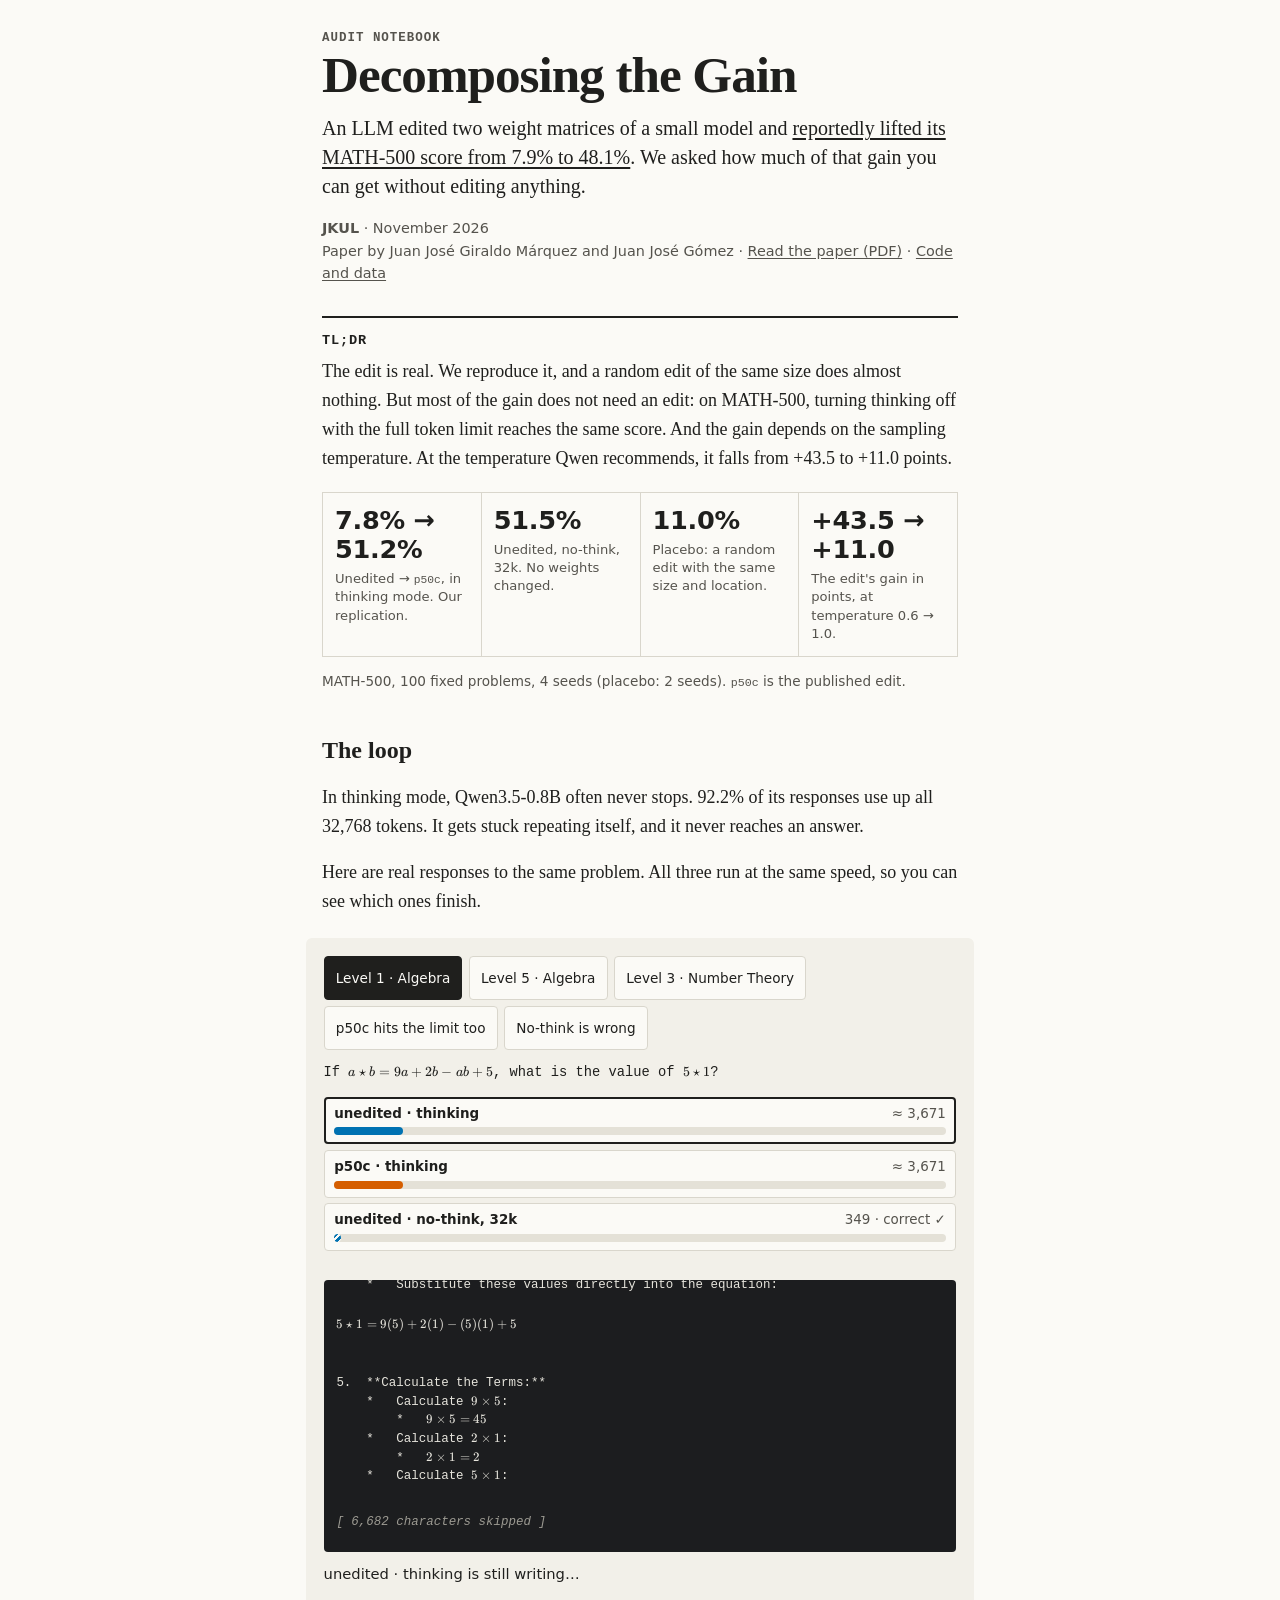
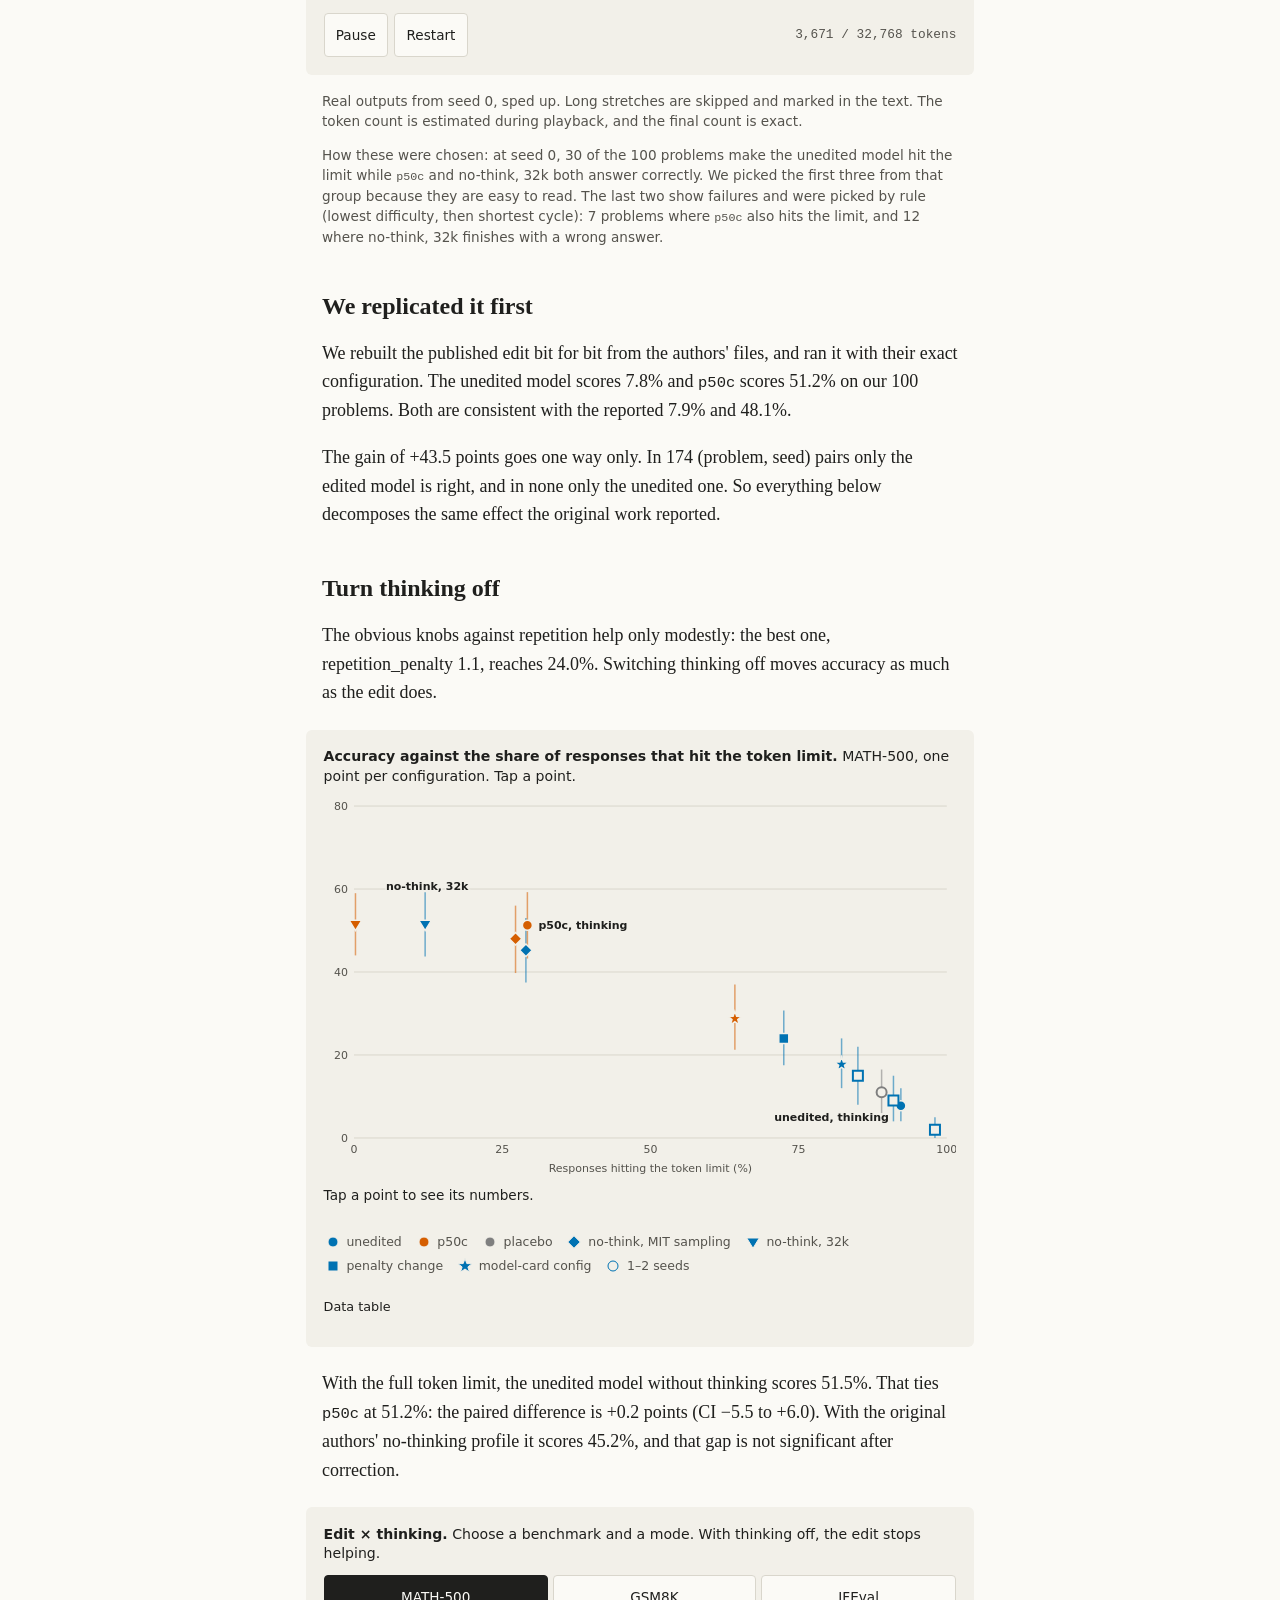
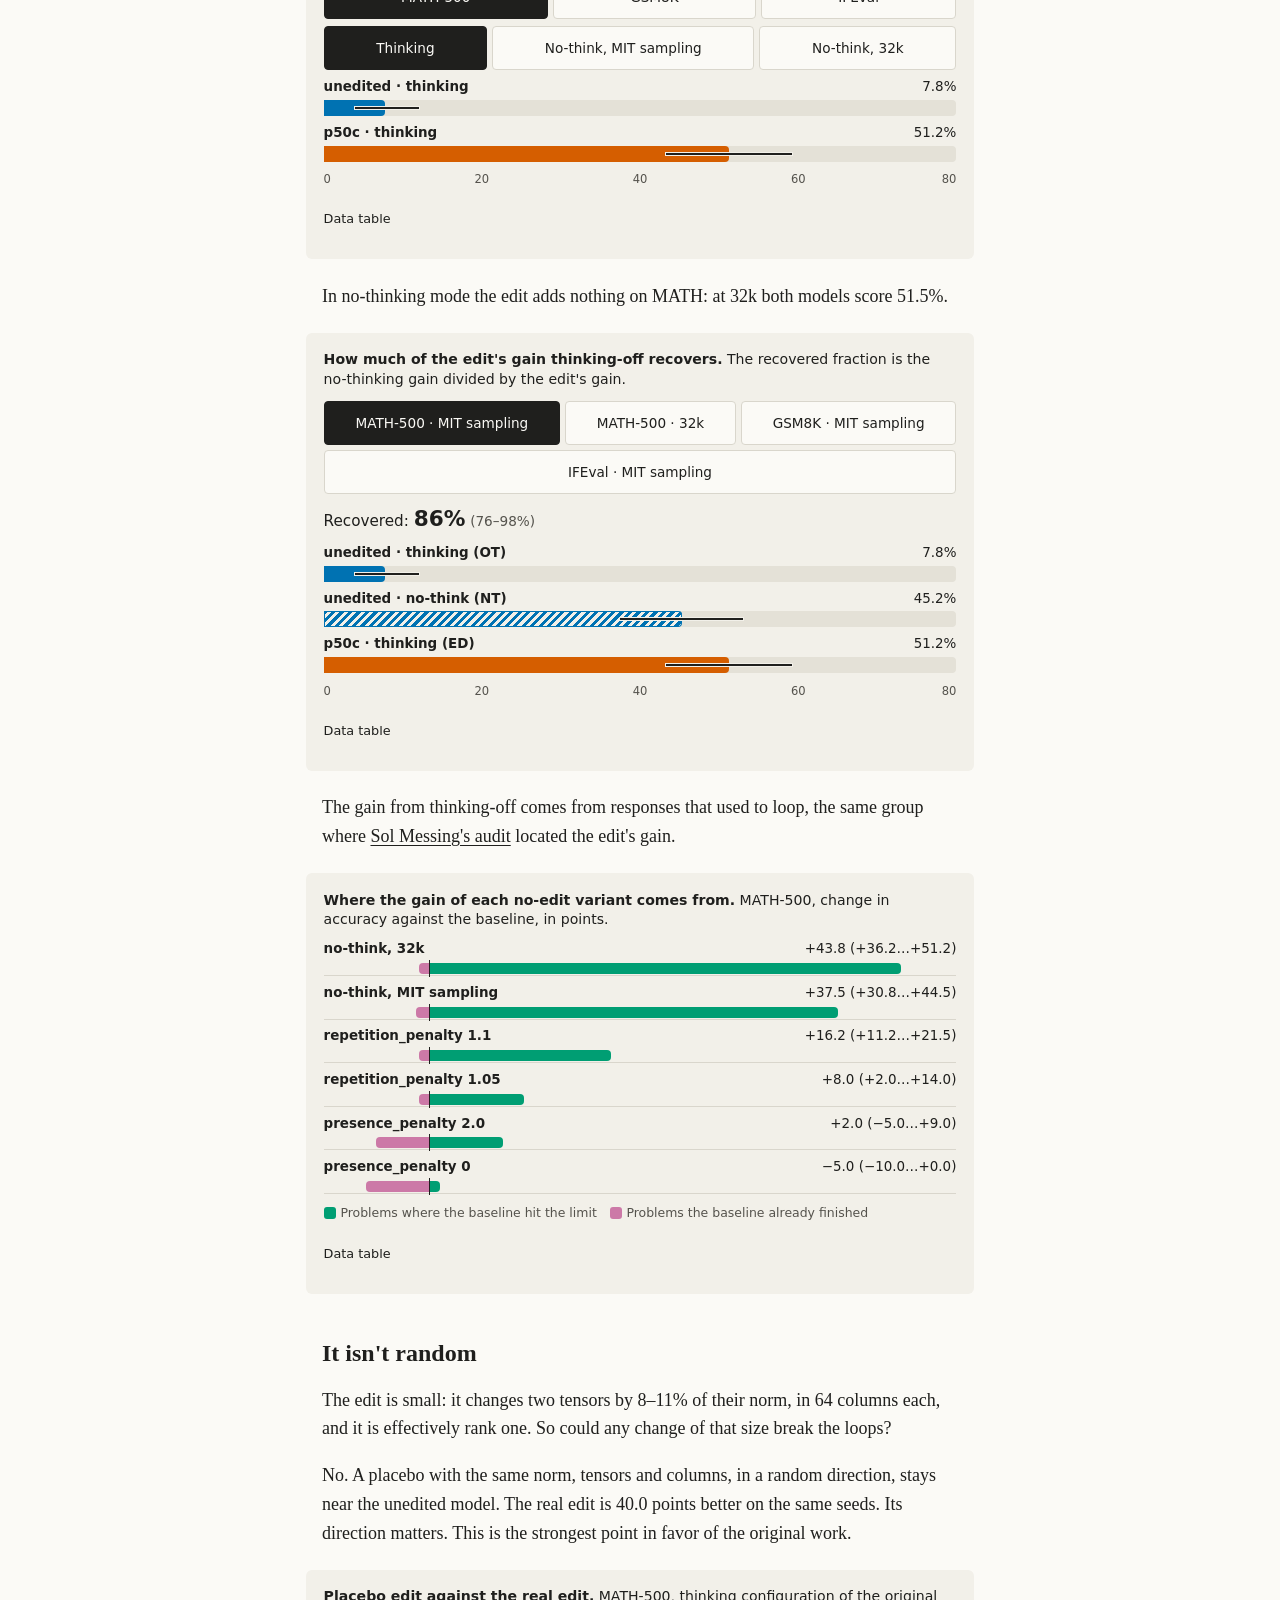
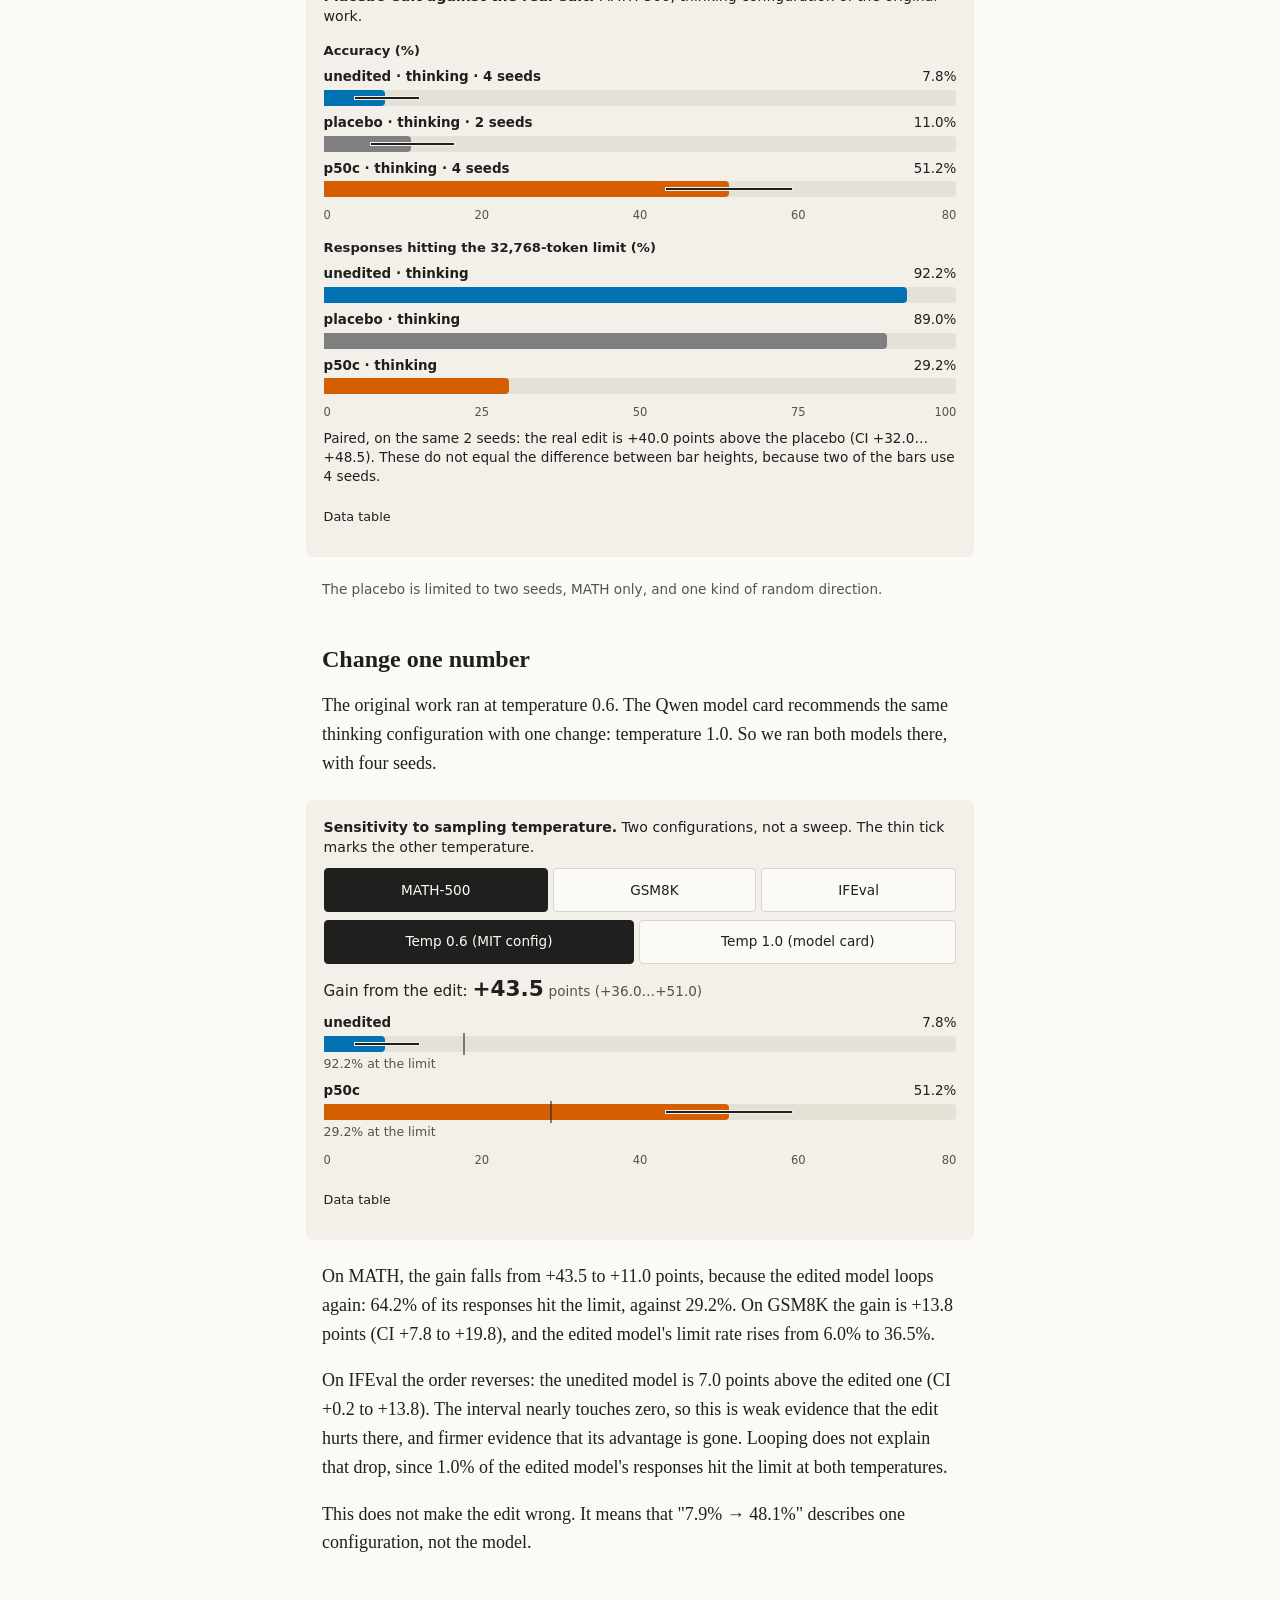
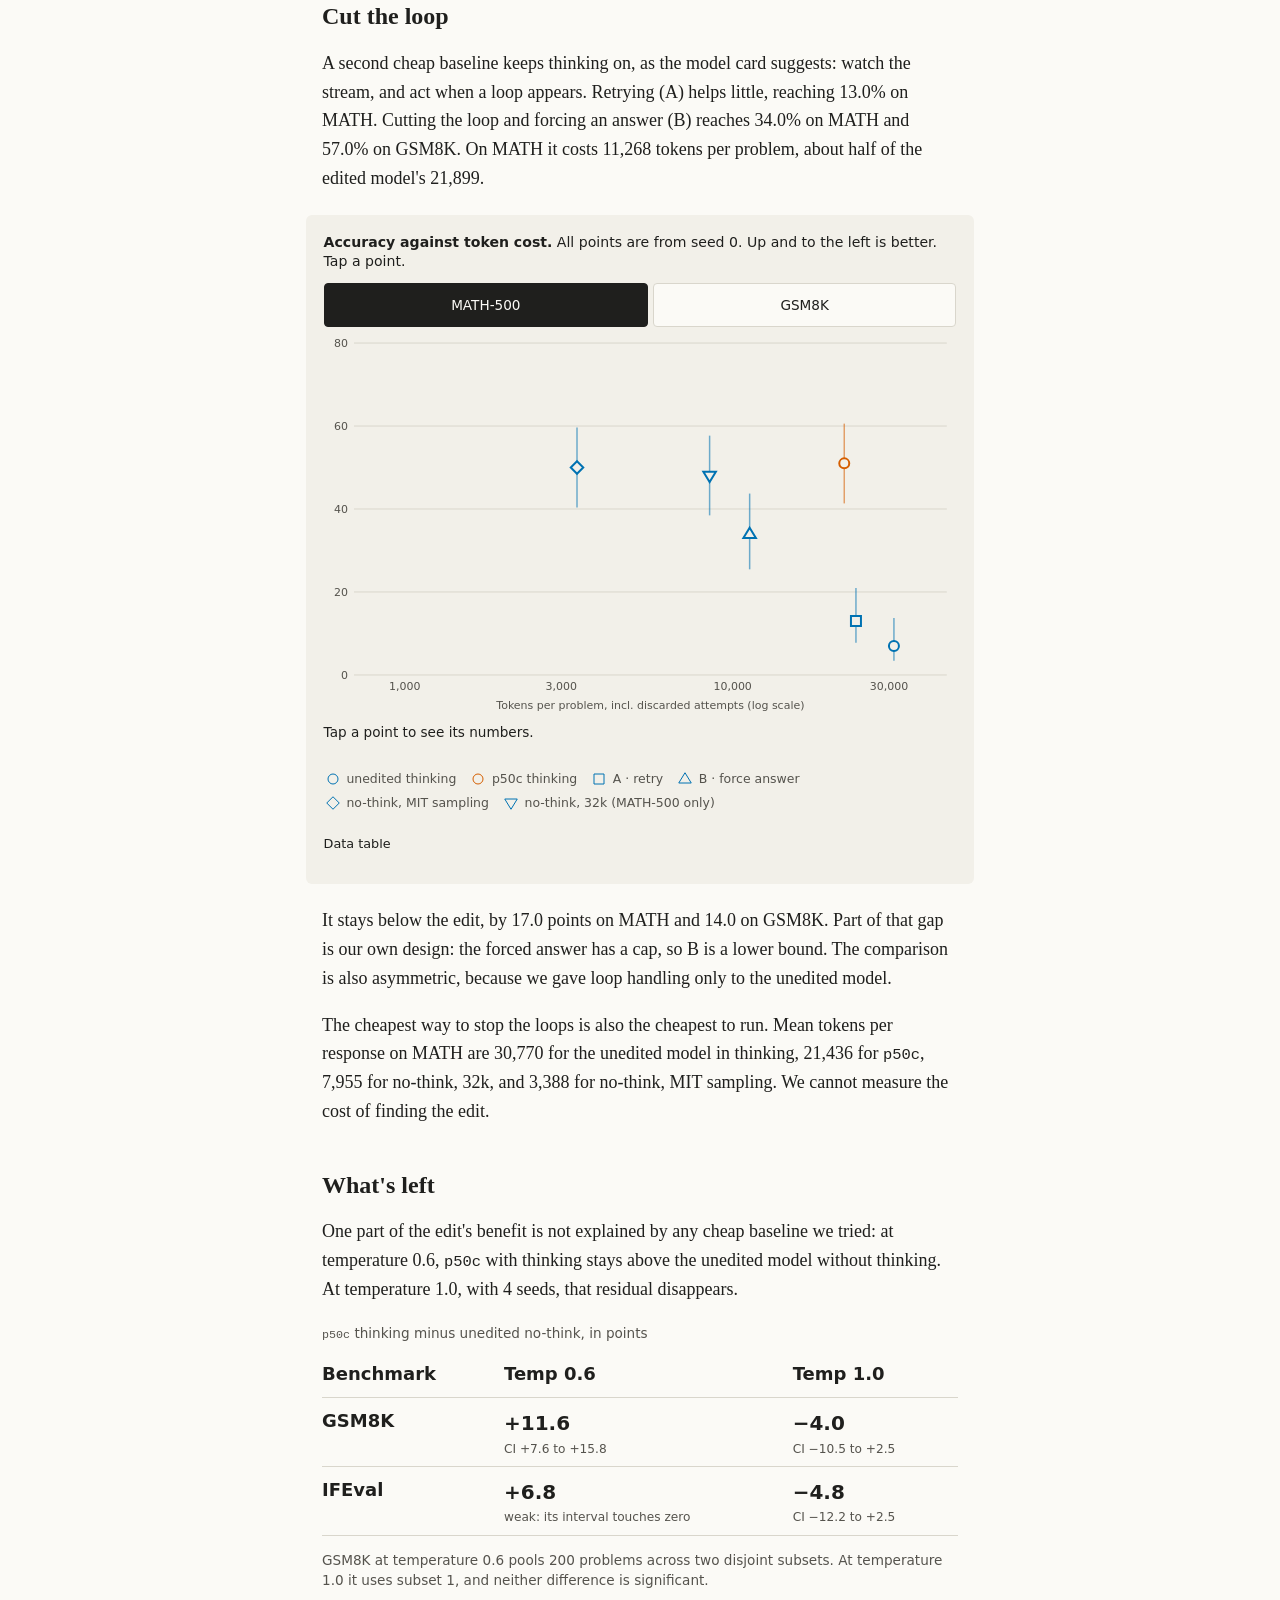
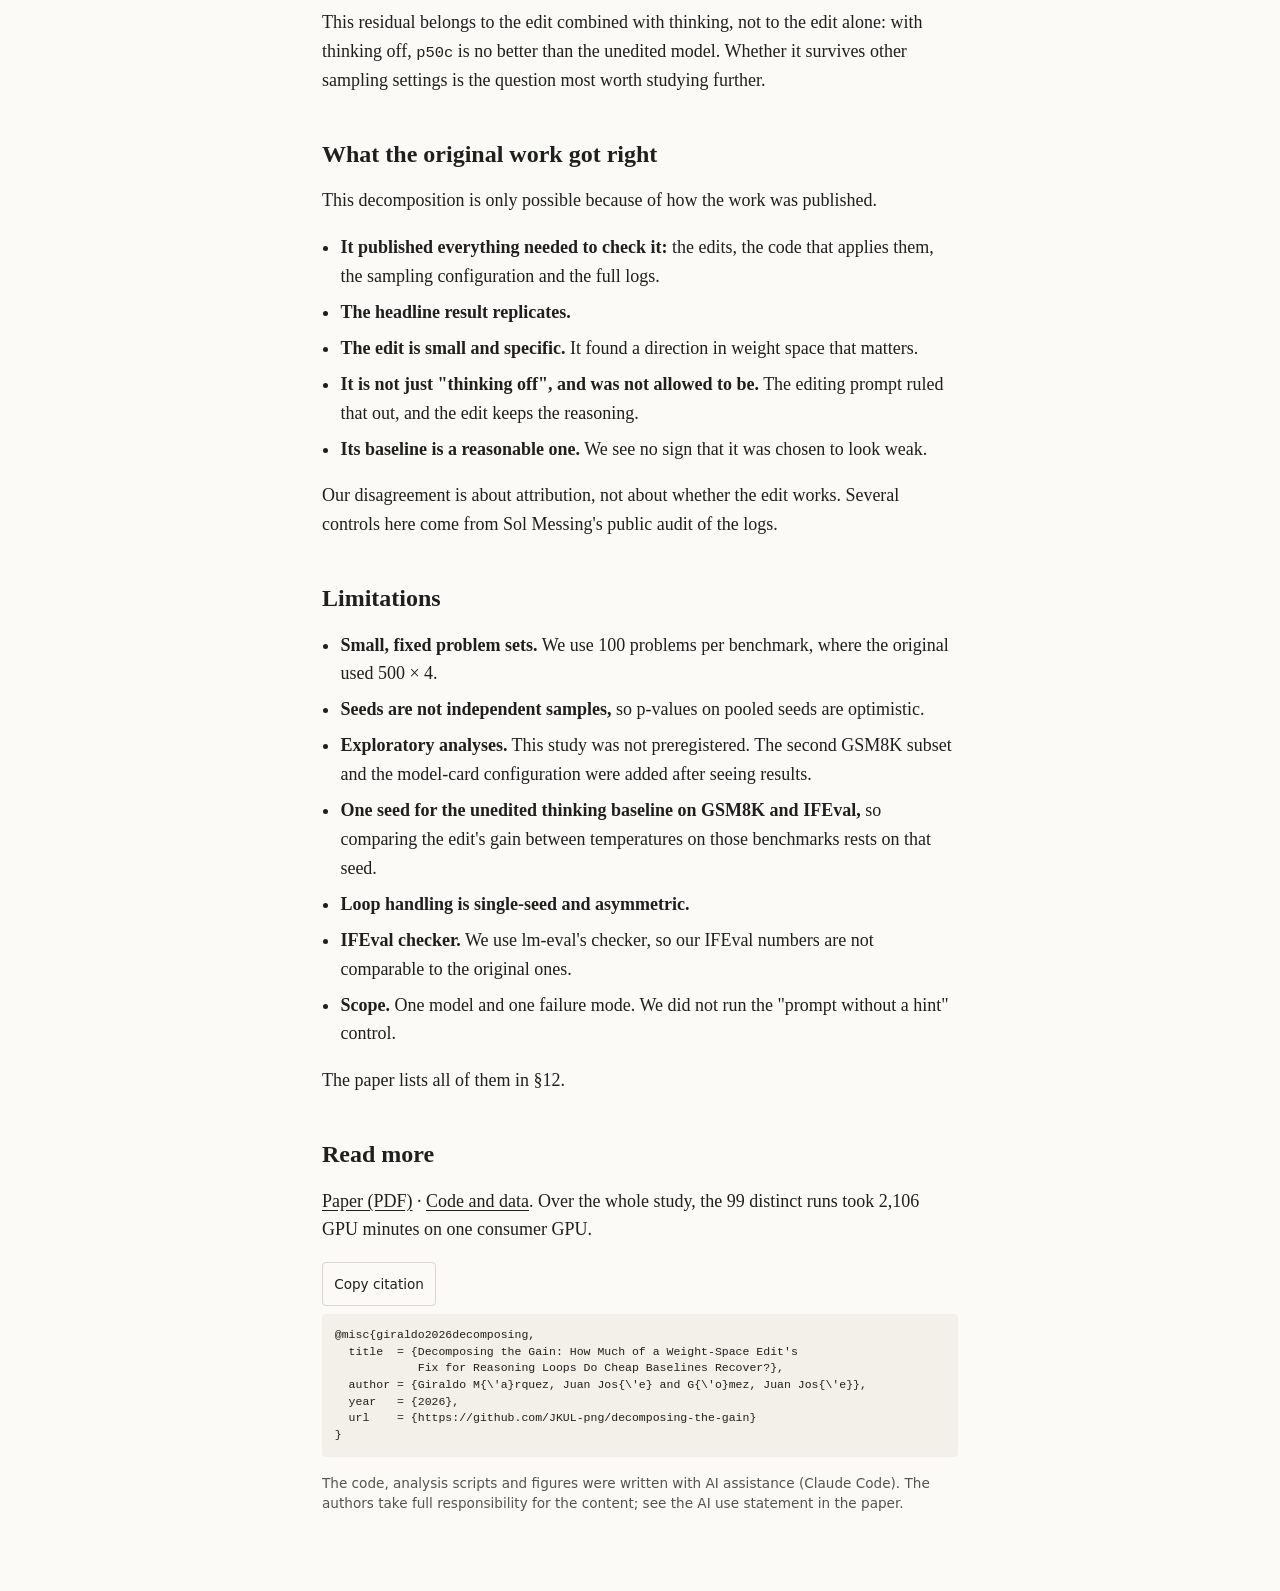
<file: docs/index.html>
<!doctype html>
<html lang="en">
<head>
<meta charset="utf-8">
<meta name="viewport" content="width=device-width, initial-scale=1">
<title>Decomposing the Gain</title>
<meta name="description" content="An LLM edited a small model's weights and fixed its reasoning loops. How much of that gain do cheap baselines recover?">
<link rel="stylesheet" href="vendor/katex/katex.min.css">
<link rel="stylesheet" href="style.css">
</head>
<body>
<main>
<header class="masthead">
  <p class="kicker">Audit notebook</p>
  <h1>Decomposing the Gain</h1>
  <p class="deck">An LLM edited two weight matrices of a small model and <a href="https://rikiyat.github.io/blog/weight-space-programming/">reportedly lifted its MATH-500 score from 7.9% to 48.1%</a>. We asked how much of that gain you can get without editing anything.</p>
  <p class="byline"><strong>JKUL</strong> · November 2026<br>
  Paper by Juan José Giraldo Márquez and Juan José Gómez · <a href="paper.pdf">Read the paper (PDF)</a> · <a href="https://github.com/JKUL-png/decomposing-the-gain">Code and data</a></p>
</header>

<section class="tldr" aria-labelledby="tldr-title">
  <h2 id="tldr-title">TL;DR</h2>
  <p>The edit is real. We reproduce it, and a random edit of the same size does almost nothing. But most of the gain does not need an edit: on MATH-500, turning thinking off with the full token limit reaches the same score. And the gain depends on the sampling temperature. At the temperature Qwen recommends, it falls from +43.5 to +11.0 points.</p>
  <dl class="stats">
    <div><dt>7.8% → 51.2%</dt><dd>Unedited → <code>p50c</code>, in thinking mode. Our replication.</dd></div>
    <div><dt>51.5%</dt><dd>Unedited, no-think, 32k. No weights changed.</dd></div>
    <div><dt>11.0%</dt><dd>Placebo: a random edit with the same size and location.</dd></div>
    <div><dt>+43.5 → +11.0</dt><dd>The edit's gain in points, at temperature 0.6 → 1.0.</dd></div>
  </dl>
  <p class="note">MATH-500, 100 fixed problems, 4 seeds (placebo: 2 seeds). <code>p50c</code> is the published edit.</p>
</section>

<section aria-labelledby="loop-title">
  <h2 id="loop-title">The loop</h2>
  <p>In thinking mode, Qwen3.5-0.8B often never stops. 92.2% of its responses use up all 32,768 tokens. It gets stuck repeating itself, and it never reaches an answer.</p>
  <p>Here are real responses to the same problem. All three run at the same speed, so you can see which ones finish.</p>

  <figure class="player" id="player" aria-label="Replay of real model responses">
    <div class="chips" id="chips" role="group" aria-label="Choose a problem"></div>
    <p class="problem" id="problem"></p>
    <div class="race" id="race" role="group" aria-label="Choose a response to read"></div>
    <p class="reps" id="reps"></p>
    <div class="screen" id="screen" tabindex="0" aria-label="Text of the selected response"></div>
    <p class="status" id="status" aria-live="polite"></p>
    <div class="controls">
      <button type="button" id="play">Pause</button>
      <button type="button" id="restart">Restart</button>
      <span class="clock" id="clock"></span>
    </div>
    <noscript><p>This replay needs JavaScript. The full responses are linked from the repository.</p></noscript>
  </figure>
  <p class="note">Real outputs from seed 0, sped up. Long stretches are skipped and marked in the text. The token count is estimated during playback, and the final count is exact.</p>
  <p class="note" data-select>How these were chosen: at seed 0, 30 of the 100 problems make the unedited model hit the limit while <code>p50c</code> and no-think, 32k both answer correctly. We picked the first three from that group because they are easy to read. The last two show failures and were picked by rule (lowest difficulty, then shortest cycle): 7 problems where <code>p50c</code> also hits the limit, and 12 where no-think, 32k finishes with a wrong answer.</p>
</section>

<section aria-labelledby="rep-title">
  <h2 id="rep-title">We replicated it first</h2>
  <p>We rebuilt the published edit bit for bit from the authors' files, and ran it with their exact configuration. The unedited model scores 7.8% and <code>p50c</code> scores 51.2% on our 100 problems. Both are consistent with the reported 7.9% and 48.1%.</p>
  <p>The gain of +43.5 points goes one way only. In 174 (problem, seed) pairs only the edited model is right, and in none only the unedited one. So everything below decomposes the same effect the original work reported.</p>
</section>

<section aria-labelledby="off-title">
  <h2 id="off-title">Turn thinking off</h2>
  <p>The obvious knobs against repetition help only modestly: the best one, repetition_penalty 1.1, reaches 24.0%. Switching thinking off moves accuracy as much as the edit does.</p>

  <figure class="chart" id="fig1"><figcaption><strong>Accuracy against the share of responses that hit the token limit.</strong> MATH-500, one point per configuration. Tap a point.</figcaption></figure>

  <p>With the full token limit, the unedited model without thinking scores 51.5%. That ties <code>p50c</code> at 51.2%: the paired difference is +0.2 points (CI −5.5 to +6.0). With the original authors' no-thinking profile it scores 45.2%, and that gap is not significant after correction.</p>

  <figure class="chart" id="fig4"><figcaption><strong>Edit × thinking.</strong> Choose a benchmark and a mode. With thinking off, the edit stops helping.</figcaption></figure>

  <p>In no-thinking mode the edit adds nothing on MATH: at 32k both models score 51.5%.</p>

  <figure class="chart" id="fig3"><figcaption><strong>How much of the edit's gain thinking-off recovers.</strong> The recovered fraction is the no-thinking gain divided by the edit's gain.</figcaption></figure>

  <p>The gain from thinking-off comes from responses that used to loop, the same group where <a href="https://x.com/solomonmg/status/2117650796342894884">Sol Messing's audit</a> located the edit's gain.</p>

  <figure class="chart" id="fig2"><figcaption><strong>Where the gain of each no-edit variant comes from.</strong> MATH-500, change in accuracy against the baseline, in points.</figcaption></figure>
</section>

<section aria-labelledby="spec-title">
  <h2 id="spec-title">It isn't random</h2>
  <p>The edit is small: it changes two tensors by 8–11% of their norm, in 64 columns each, and it is effectively rank one. So could any change of that size break the loops?</p>
  <p>No. A placebo with the same norm, tensors and columns, in a random direction, stays near the unedited model. The real edit is 40.0 points better on the same seeds. Its direction matters. This is the strongest point in favor of the original work.</p>
  <figure class="chart" id="fig5"><figcaption><strong>Placebo edit against the real edit.</strong> MATH-500, thinking configuration of the original work.</figcaption></figure>
  <p class="note">The placebo is limited to two seeds, MATH only, and one kind of random direction.</p>
</section>

<section aria-labelledby="temp-title">
  <h2 id="temp-title">Change one number</h2>
  <p>The original work ran at temperature 0.6. The Qwen model card recommends the same thinking configuration with one change: temperature 1.0. So we ran both models there, with four seeds.</p>
  <figure class="chart" id="fig6"><figcaption><strong>Sensitivity to sampling temperature.</strong> Two configurations, not a sweep. The thin tick marks the other temperature.</figcaption></figure>
  <p>On MATH, the gain falls from +43.5 to +11.0 points, because the edited model loops again: 64.2% of its responses hit the limit, against 29.2%. On GSM8K the gain is +13.8 points (CI +7.8 to +19.8), and the edited model's limit rate rises from 6.0% to 36.5%.</p>
  <p>On IFEval the order reverses: the unedited model is 7.0 points above the edited one (CI +0.2 to +13.8). The interval nearly touches zero, so this is weak evidence that the edit hurts there, and firmer evidence that its advantage is gone. Looping does not explain that drop, since 1.0% of the edited model's responses hit the limit at both temperatures.</p>
  <p>This does not make the edit wrong. It means that "7.9% → 48.1%" describes one configuration, not the model.</p>
</section>

<section aria-labelledby="cut-title">
  <h2 id="cut-title">Cut the loop</h2>
  <p>A second cheap baseline keeps thinking on, as the model card suggests: watch the stream, and act when a loop appears. Retrying (A) helps little, reaching 13.0% on MATH. Cutting the loop and forcing an answer (B) reaches 34.0% on MATH and 57.0% on GSM8K. On MATH it costs 11,268 tokens per problem, about half of the edited model's 21,899.</p>
  <figure class="chart" id="fig7"><figcaption><strong>Accuracy against token cost.</strong> All points are from seed 0. Up and to the left is better. Tap a point.</figcaption></figure>
  <p>It stays below the edit, by 17.0 points on MATH and 14.0 on GSM8K. Part of that gap is our own design: the forced answer has a cap, so B is a lower bound. The comparison is also asymmetric, because we gave loop handling only to the unedited model.</p>
  <p>The cheapest way to stop the loops is also the cheapest to run. Mean tokens per response on MATH are 30,770 for the unedited model in thinking, 21,436 for <code>p50c</code>, 7,955 for no-think, 32k, and 3,388 for no-think, MIT sampling. We cannot measure the cost of finding the edit.</p>
</section>

<section aria-labelledby="left-title">
  <h2 id="left-title">What's left</h2>
  <p>One part of the edit's benefit is not explained by any cheap baseline we tried: at temperature 0.6, <code>p50c</code> with thinking stays above the unedited model without thinking. At temperature 1.0, with 4 seeds, that residual disappears.</p>
  <div class="residual">
    <table>
      <caption><code>p50c</code> thinking minus unedited no-think, in points</caption>
      <thead><tr><th>Benchmark</th><th>Temp 0.6</th><th>Temp 1.0</th></tr></thead>
      <tbody>
        <tr><th>GSM8K</th><td>+11.6<small>CI +7.6 to +15.8</small></td><td>−4.0<small>CI −10.5 to +2.5</small></td></tr>
        <tr><th>IFEval</th><td>+6.8<small>weak: its interval touches zero</small></td><td>−4.8<small>CI −12.2 to +2.5</small></td></tr>
      </tbody>
    </table>
  </div>
  <p class="note">GSM8K at temperature 0.6 pools 200 problems across two disjoint subsets. At temperature 1.0 it uses subset 1, and neither difference is significant.</p>
  <p>This residual belongs to the edit combined with thinking, not to the edit alone: with thinking off, <code>p50c</code> is no better than the unedited model. Whether it survives other sampling settings is the question most worth studying further.</p>
</section>

<section aria-labelledby="right-title">
  <h2 id="right-title">What the original work got right</h2>
  <p>This decomposition is only possible because of how the work was published.</p>
  <ul>
    <li><strong>It published everything needed to check it:</strong> the edits, the code that applies them, the sampling configuration and the full logs.</li>
    <li><strong>The headline result replicates.</strong></li>
    <li><strong>The edit is small and specific.</strong> It found a direction in weight space that matters.</li>
    <li><strong>It is not just "thinking off", and was not allowed to be.</strong> The editing prompt ruled that out, and the edit keeps the reasoning.</li>
    <li><strong>Its baseline is a reasonable one.</strong> We see no sign that it was chosen to look weak.</li>
  </ul>
  <p>Our disagreement is about attribution, not about whether the edit works. Several controls here come from Sol Messing's public audit of the logs.</p>
</section>

<section aria-labelledby="lim-title">
  <h2 id="lim-title">Limitations</h2>
  <ul>
    <li><strong>Small, fixed problem sets.</strong> We use 100 problems per benchmark, where the original used 500 × 4.</li>
    <li><strong>Seeds are not independent samples,</strong> so p-values on pooled seeds are optimistic.</li>
    <li><strong>Exploratory analyses.</strong> This study was not preregistered. The second GSM8K subset and the model-card configuration were added after seeing results.</li>
    <li><strong>One seed for the unedited thinking baseline on GSM8K and IFEval,</strong> so comparing the edit's gain between temperatures on those benchmarks rests on that seed.</li>
    <li><strong>Loop handling is single-seed and asymmetric.</strong></li>
    <li><strong>IFEval checker.</strong> We use lm-eval's checker, so our IFEval numbers are not comparable to the original ones.</li>
    <li><strong>Scope.</strong> One model and one failure mode. We did not run the "prompt without a hint" control.</li>
  </ul>
  <p>The paper lists all of them in §12.</p>
</section>

<section aria-labelledby="read-title">
  <h2 id="read-title">Read more</h2>
  <p><a href="paper.pdf">Paper (PDF)</a> · <a href="https://github.com/JKUL-png/decomposing-the-gain">Code and data</a>. Over the whole study, the 99 distinct runs took 2,106 GPU minutes on one consumer GPU.</p>
  <div class="cite">
    <button type="button" id="copy">Copy citation</button>
    <pre id="bibtex">@misc{giraldo2026decomposing,
  title  = {Decomposing the Gain: How Much of a Weight-Space Edit's
            Fix for Reasoning Loops Do Cheap Baselines Recover?},
  author = {Giraldo M{\'a}rquez, Juan Jos{\'e} and G{\'o}mez, Juan Jos{\'e}},
  year   = {2026},
  url    = {https://github.com/JKUL-png/decomposing-the-gain}
}</pre>
  </div>
  <p class="note">The code, analysis scripts and figures were written with AI assistance (Claude Code). The authors take full responsibility for the content; see the AI use statement in the paper.</p>
</section>
</main>
<script src="vendor/katex/katex.min.js"></script>
<script src="data/data.js"></script>
<script src="js/player.js"></script>
<script src="js/charts.js"></script>
</body>
</html>
</file>
<file: docs/style.css>
:root {
  --paper: #fbfaf6; --panel: #f2f0e9; --ink: #1f1f1d; --ink-2: #55534d; --rule: #d9d6cc;
  --screen: #1c1d1f; --screen-ink: #e6e4dc; --screen-dim: #9c9a92;
  --orig: #0072b2; --edit: #d55e00; --placebo: #7f7f7f; --looped: #009e73; --finished: #cc79a7; --track: #e4e1d7;
  --serif: Charter, "Bitstream Charter", "Sitka Text", Cambria, Georgia, serif;
  --sans: system-ui, -apple-system, "Segoe UI", Roboto, sans-serif;
  --mono: ui-monospace, "Cascadia Mono", Menlo, Consolas, monospace;
}
@media (prefers-color-scheme: dark) {
  :root {
    --paper: #17181a; --panel: #212226; --ink: #ecebe5; --ink-2: #aeaca4; --rule: #37383c;
    --screen: #0f1011; --orig: #5ab0e6; --edit: #f0853f; --placebo: #a3a3a3; --looped: #2fc69a; --finished: #e09ac2; --track: #33343a;
  }
}
* { box-sizing: border-box; }
html { -webkit-text-size-adjust: 100%; }
body { margin: 0; background: var(--paper); color: var(--ink); font: 1.125rem/1.6 var(--serif); }
main { max-width: 42rem; margin: 0 auto; padding: 2rem 1.125rem 4rem; }
a { color: inherit; text-underline-offset: .15em; }
h1 { font-size: clamp(2.2rem, 9vw, 3.2rem); line-height: 1.05; letter-spacing: -.02em; margin: .2rem 0 .8rem; }
h2 { font-size: 1.5rem; line-height: 1.2; margin: 2.8rem 0 .7rem; }
.kicker { font: 600 .78rem/1 var(--mono); letter-spacing: .08em; text-transform: uppercase; color: var(--ink-2); margin: 0; }
.deck { font-size: 1.25rem; line-height: 1.45; margin: 0 0 1rem; }
.byline { font: .9rem/1.55 var(--sans); color: var(--ink-2); margin: 0; }
.note { font: .85rem/1.5 var(--sans); color: var(--ink-2); }

.tldr { border-top: 2px solid var(--ink); margin-top: 2rem; }
.tldr h2 { font: 700 .85rem/1 var(--mono); letter-spacing: .06em; margin: 1rem 0 .6rem; }
.tldr > p:first-of-type { margin-top: 0; }
.stats { display: grid; grid-template-columns: 1fr 1fr; gap: 1px; margin: 1.2rem 0 .6rem; background: var(--rule); border: 1px solid var(--rule); }
.stats div { background: var(--paper); padding: .8rem .75rem; min-width: 0; }
.stats dt { font: 650 clamp(1.15rem, 5.4vw, 1.6rem)/1.15 var(--sans); font-variant-numeric: tabular-nums; letter-spacing: -.01em; }
.stats dd { margin: .35rem 0 0; font: .82rem/1.4 var(--sans); color: var(--ink-2); }

.player { margin: 1.4rem -.25rem 1rem; padding: .9rem; background: var(--panel); border-radius: 6px; font-family: var(--sans); }
.chips { display: flex; flex-wrap: wrap; gap: .4rem; }
button { font: 500 .85rem/1.2 var(--sans); color: var(--ink); background: var(--paper); border: 1px solid var(--rule); border-radius: 4px; padding: .55rem .7rem; min-height: 44px; cursor: pointer; }
button[aria-pressed="true"] { background: var(--ink); color: var(--paper); border-color: var(--ink); }
button:focus-visible, .screen:focus-visible { outline: 2px solid var(--ink); outline-offset: 2px; }
.problem { font: .86rem/1.5 var(--mono); margin: .8rem 0; overflow-wrap: anywhere; }

.race { display: grid; gap: .35rem; }
.lane { display: block; width: 100%; text-align: left; padding: .5rem .6rem; }
.lane[aria-pressed="true"] { background: var(--paper); color: var(--ink); border: 2px solid var(--ink); padding: calc(.5rem - 1px) calc(.6rem - 1px); }
.lane-top { display: flex; justify-content: space-between; gap: .6rem; font-size: .84rem; }
.lane-name { font-weight: 650; }
.lane-val { font-variant-numeric: tabular-nums; color: var(--ink-2); font-weight: 400; white-space: nowrap; }
.track { display: block; height: 8px; margin-top: .35rem; background: var(--track); border-radius: 4px; overflow: hidden; }
.fill { display: block; height: 100%; width: 0; border-radius: 0 4px 4px 0; background: var(--c); }
.lane[data-arm="original"] { --c: var(--orig); }
.lane[data-arm="edited"] { --c: var(--edit); }
.lane[data-arm="nothink"] { --c: var(--orig); }
.lane[data-arm="nothink"] .fill { background: repeating-linear-gradient(135deg, var(--orig) 0 3px, var(--paper) 3px 5px); min-width: 6px; }

.screen { height: 17rem; margin: 0; padding: .8rem; overflow: hidden;
  background: var(--screen); color: var(--screen-ink); border-radius: 4px; font: .78rem/1.5 var(--mono); white-space: pre-wrap; overflow-wrap: anywhere; }
.screen .part.skip { color: var(--screen-dim); font-style: italic; margin: .5rem 0; }
.status { font-size: .92rem; line-height: 1.4; margin: .7rem 0; min-height: 2.6em; overflow-wrap: anywhere; }
.controls { display: flex; align-items: center; gap: .4rem; }
.clock { margin-left: auto; font: .8rem var(--mono); color: var(--ink-2); font-variant-numeric: tabular-nums; }
@media (min-width: 40rem) { .stats { grid-template-columns: repeat(4, 1fr); } .player { margin-inline: -1rem; padding: 1.1rem; } }
@media (forced-colors: active) { .fill { background: CanvasText; forced-color-adjust: none; } }

/* screen with math */
.screen { display: flex; flex-direction: column; justify-content: flex-end; }
.screen .part { display: block; }
.screen .katex { font-size: 1.05em; }
.screen .katex-display { margin: .3em 0; text-align: left; }
.screen .katex-display > .katex { text-align: left; }
.problem .katex, .status .katex { font-size: 1.05em; }
.reps { position: static; background: none; color: var(--ink); padding: 0; margin: .6rem 0 .25rem; min-height: 1.2em; font: 650 .82rem/1.2 var(--sans); font-variant-numeric: tabular-nums; }

/* prose */
section ul { padding-left: 1.15rem; }
section li { margin: .45rem 0; }
code { font: .86em var(--mono); }

/* charts */
.chart { margin: 1.4rem -.25rem; padding: .9rem; background: var(--panel); border-radius: 6px; font-family: var(--sans); }
.chart figcaption { font-size: .88rem; line-height: 1.4; margin-bottom: .7rem; }
.seg { display: flex; flex-wrap: wrap; gap: .3rem; margin-bottom: .45rem; }
.seg button { flex: 1 1 auto; padding: .5rem .55rem; }
.panel { font-size: .82rem; font-weight: 650; margin: .8rem 0 .3rem; }
.read { font-size: .85rem; line-height: 1.4; color: var(--ink); margin: .5rem 0 .2rem; min-height: 2.8em; }
.big-read { font-size: .95rem; margin: .5rem 0; }
.big-read strong { font-size: 1.35rem; font-variant-numeric: tabular-nums; }
.big-read span { color: var(--ink-2); font-size: .85rem; }

.bar-row { margin: .55rem 0; }
.bar-top { display: flex; justify-content: space-between; gap: .6rem; font-size: .84rem; line-height: 1.25; }
.bar-name { font-weight: 600; min-width: 0; overflow-wrap: anywhere; }
.bar-val { font-variant-numeric: tabular-nums; white-space: nowrap; color: var(--ink); }
.bar-track { position: relative; height: 16px; margin-top: .25rem; background: var(--track); border-radius: 0 4px 4px 0; }
.bar-track.plain { background: none; border-bottom: 1px solid var(--rule); height: 14px; border-radius: 0; }
.bar-fill { position: absolute; left: 0; top: 0; bottom: 0; border-radius: 0 4px 4px 0; transition: width .35s ease; }
.bar-fill.c-orig { background: var(--orig); }
.bar-fill.c-edit { background: var(--edit); }
.bar-fill.c-placebo { background: var(--placebo); }
.bar-fill.hatch { background: repeating-linear-gradient(135deg, var(--orig) 0 3px, var(--panel) 3px 6px); box-shadow: inset 0 0 0 1px var(--orig); }
.bar-ci { position: absolute; top: 50%; height: 2px; margin-top: -1px; background: var(--ink); transition: left .35s ease, width .35s ease; box-shadow: 0 0 0 1px var(--panel); }
.bar-ghost { position: absolute; top: -3px; bottom: -3px; width: 2px; margin-left: -1px; background: var(--ink); opacity: .55; transition: left .35s ease; }
.bar-side { font-size: .78rem; color: var(--ink-2); margin-top: .15rem; }
.bar-axis { position: relative; height: 1.1rem; margin-top: .1rem; font-size: .72rem; color: var(--ink-2); font-variant-numeric: tabular-nums; }
.bar-axis span { position: absolute; transform: translateX(-50%); }
.bar-axis span:first-child { transform: none; }
.bar-axis span:last-child { transform: translateX(-100%); }
.seg-up, .seg-down { position: absolute; top: 1px; bottom: 1px; }
.seg-up { background: var(--looped); border-radius: 0 4px 4px 0; }
.seg-down { background: var(--finished); border-radius: 4px 0 0 4px; }
.zero { position: absolute; top: -2px; bottom: -2px; width: 1px; background: var(--ink); }

.plot svg { display: block; max-width: 100%; touch-action: manipulation; }
.plot .grid { stroke: var(--rule); stroke-width: 1; }
.plot .tick { font: 11px var(--sans); fill: var(--ink-2); }
.plot .dl { font: 600 11px var(--sans); fill: var(--ink); paint-order: stroke; stroke: var(--panel); stroke-width: 3px; }
.plot .ci { stroke-width: 1.5; opacity: .55; }
.ci.c-orig { stroke: var(--orig); } .ci.c-edit { stroke: var(--edit); } .ci.c-placebo { stroke: var(--placebo); }
.pt { stroke: var(--panel); stroke-width: 1.5; }
.pt.c-orig { fill: var(--orig); } .pt.c-edit { fill: var(--edit); } .pt.c-placebo { fill: var(--placebo); }
.pt.hollow { fill: var(--panel); stroke-width: 2; }
.pt.hollow.c-orig { stroke: var(--orig); } .pt.hollow.c-edit { stroke: var(--edit); } .pt.hollow.c-placebo { stroke: var(--placebo); }
.pt.on { stroke: var(--ink); stroke-width: 2; }
.hit { fill: transparent; cursor: pointer; outline: none; }
.hit:focus-visible { stroke: var(--ink); stroke-width: 1.5; }

.legend { display: flex; flex-wrap: wrap; gap: .25rem .8rem; margin: .5rem 0 .2rem; font-size: .78rem; color: var(--ink-2); }
.lg { display: inline-flex; align-items: center; gap: .3rem; }
.lg svg { flex: none; }
.lg .pt { stroke-width: 1; }
.sw { display: inline-block; width: 12px; height: 12px; border-radius: 3px; }
.sw-up { background: var(--looped); } .sw-down { background: var(--finished); }

details.data { margin-top: .6rem; font-size: .8rem; }
details.data summary { cursor: pointer; padding: .5rem 0; min-height: 44px; display: flex; align-items: center; }
.table-wrap { overflow-x: auto; }
.table-wrap table, .residual table { border-collapse: collapse; width: 100%; font-variant-numeric: tabular-nums; }
.table-wrap th, .table-wrap td { border-bottom: 1px solid var(--rule); padding: .3rem .5rem .3rem 0; text-align: left; white-space: nowrap; }

.residual { font-family: var(--sans); margin: 1.2rem 0 .6rem; }
.residual caption { text-align: left; font-size: .85rem; color: var(--ink-2); padding-bottom: .4rem; }
.residual th, .residual td { border-bottom: 1px solid var(--rule); padding: .55rem .6rem .55rem 0; text-align: left; vertical-align: top; }
.residual td { font-size: 1.25rem; font-weight: 650; }
.residual small { display: block; font-size: .76rem; font-weight: 400; color: var(--ink-2); line-height: 1.3; margin-top: .15rem; }

.cite { margin: 1rem 0; font-family: var(--sans); }
.cite pre { margin: .5rem 0 0; padding: .8rem; background: var(--panel); border-radius: 4px; font: .72rem/1.45 var(--mono); overflow-x: auto; }
@media (min-width: 40rem) { .chart { margin-inline: -1rem; padding: 1.1rem; } }
</file>
